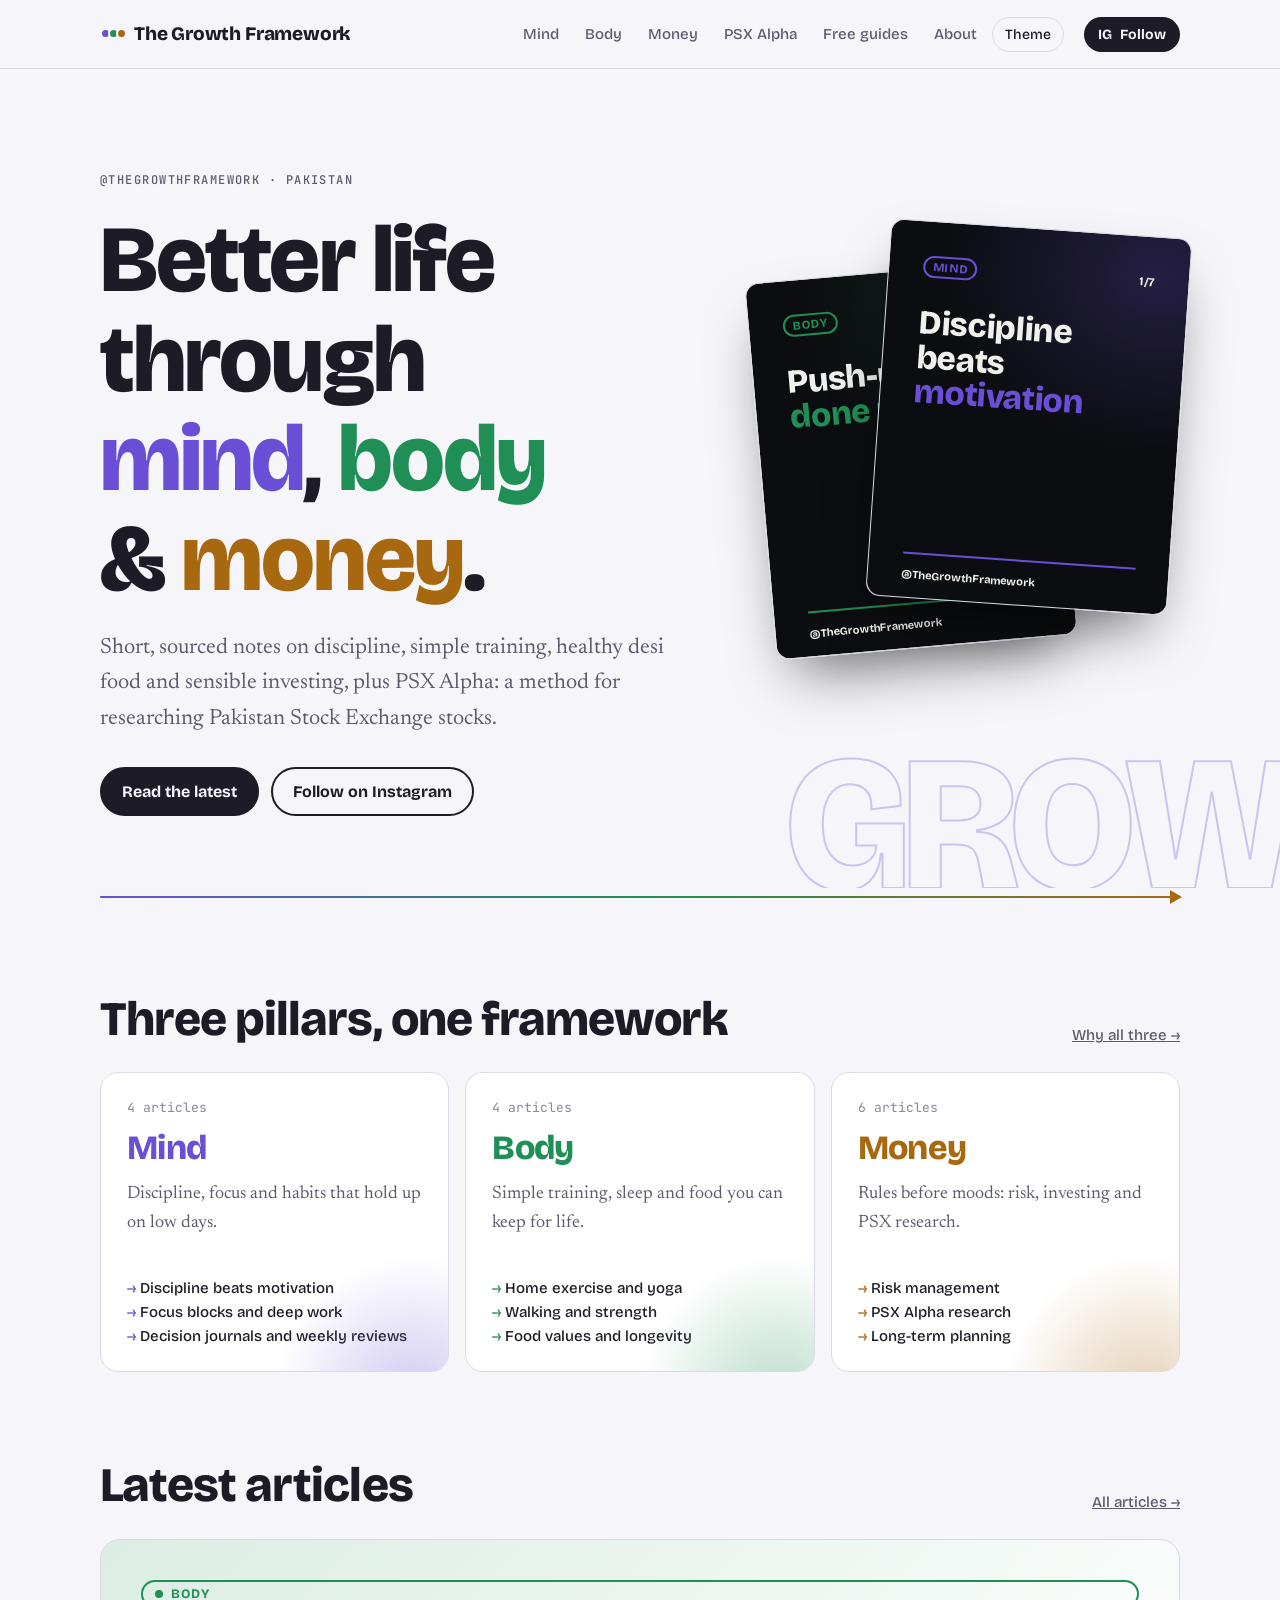
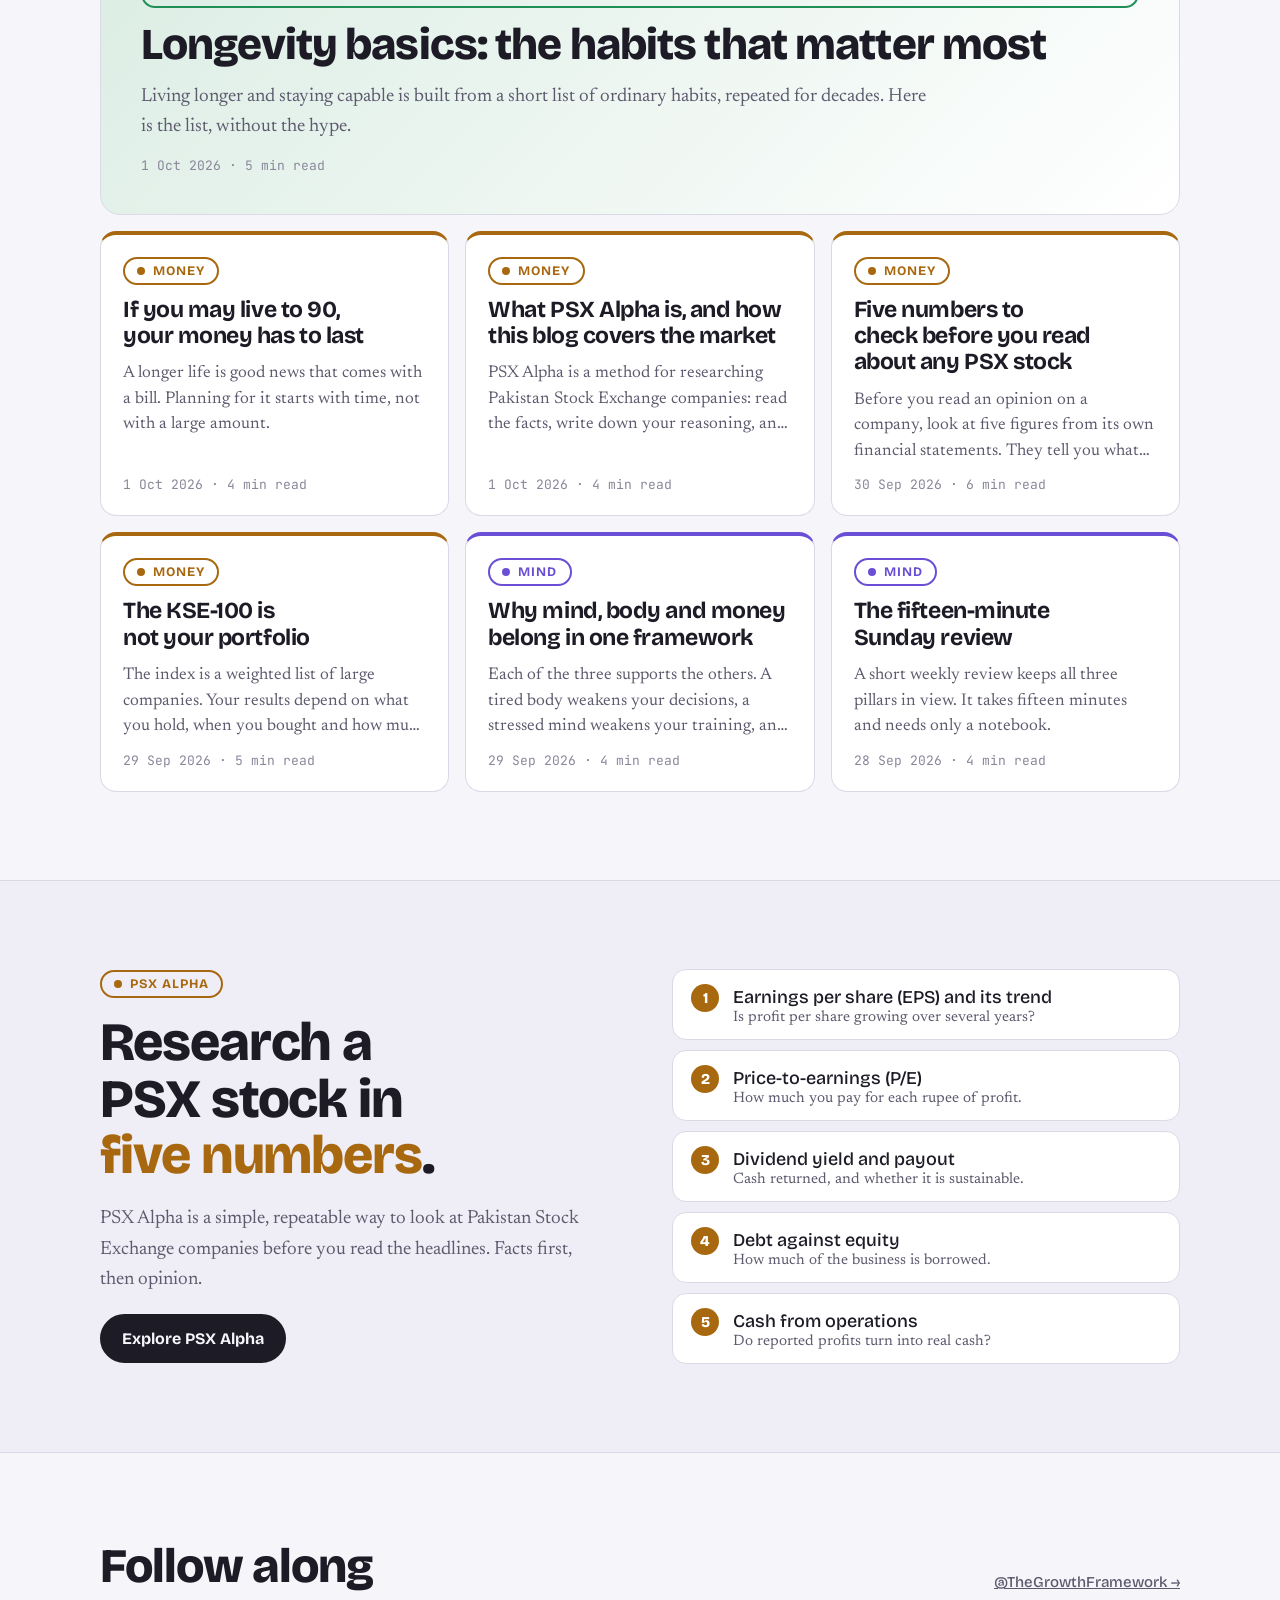
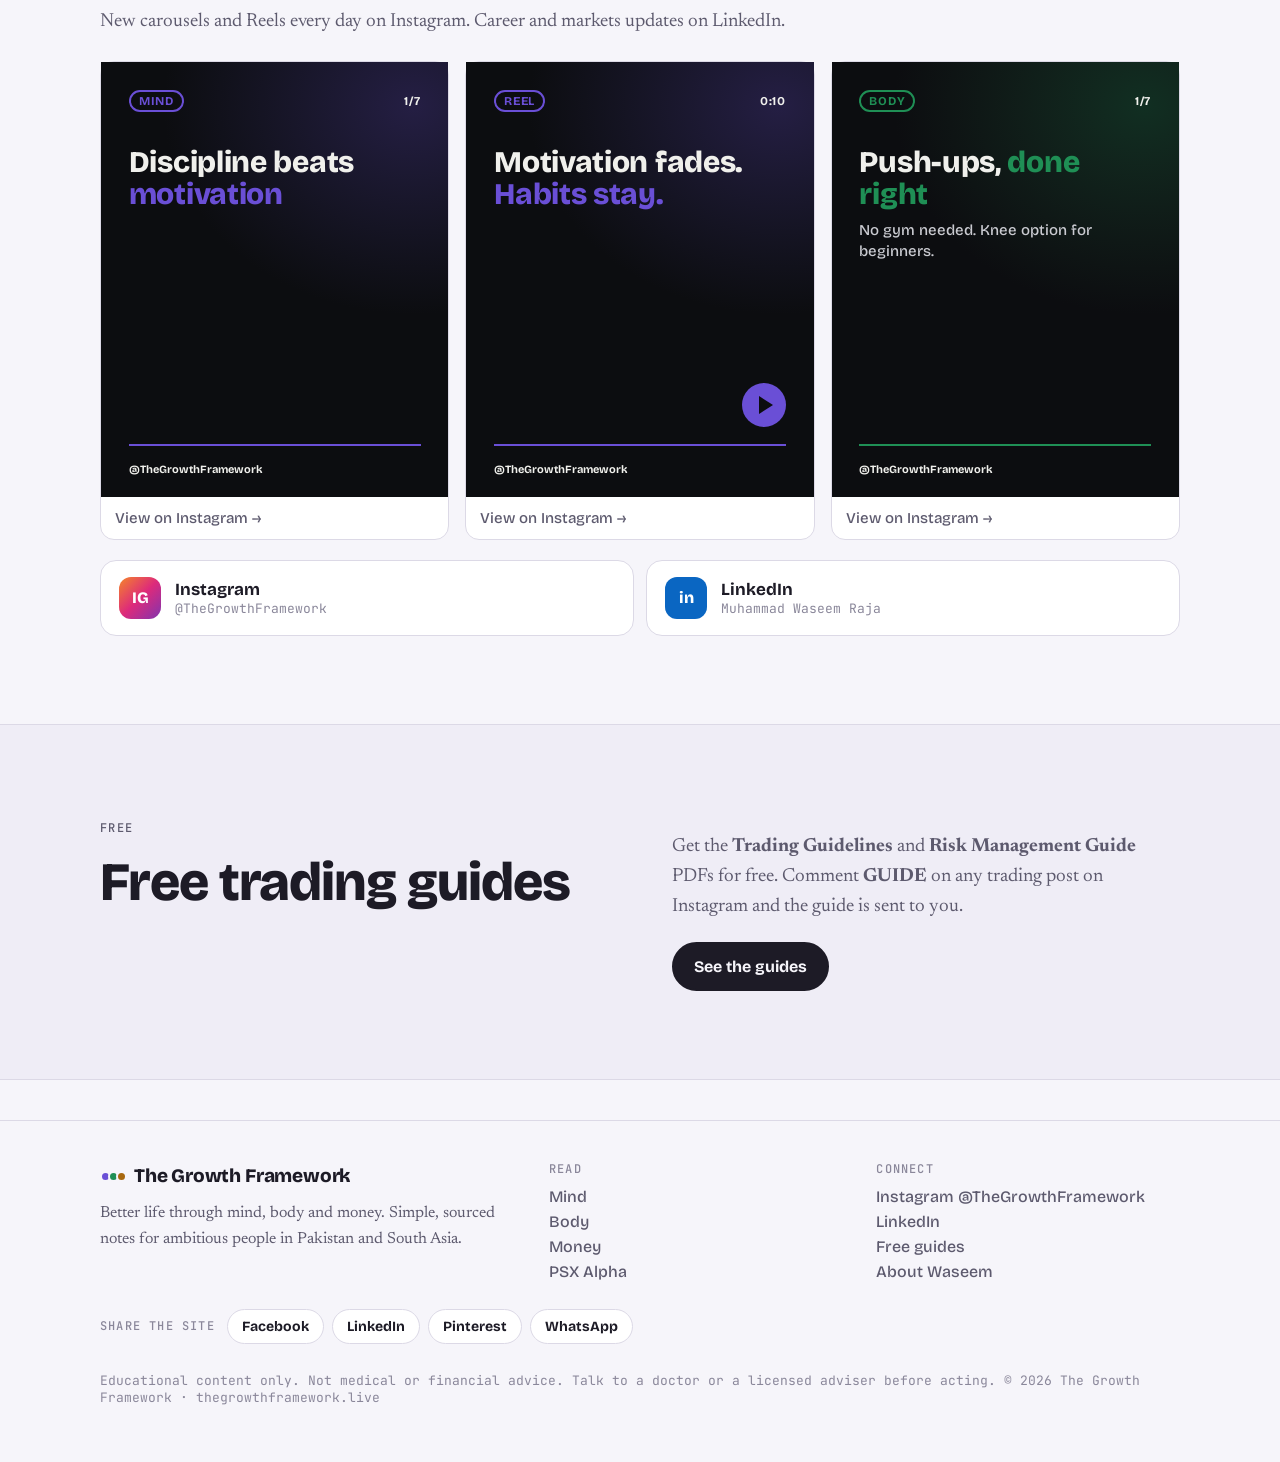
<file: growth-framework/legacy/index.html>
<!doctype html>
<html lang="en">
<head>
<meta charset="utf-8">
<meta name="viewport" content="width=device-width,initial-scale=1,viewport-fit=cover">
<title>The Growth Framework · Mind, Body & Money</title>
<meta name="description" content="Better life through mind, body and money. Practical notes on discipline, simple training, healthy food and sensible investing, plus PSX Alpha: a method for researching Pakistan Stock Exchange stocks.">
<meta property="og:title" content="The Growth Framework · Mind, Body & Money">
<meta property="og:description" content="Practical notes on discipline, simple training, healthy food and sensible investing in Pakistan.">
<meta property="og:url" content="https://thegrowthframework.live/">
<meta name="theme-color" content="#0c0d10">
<link rel="icon" href="data:image/svg+xml,%3Csvg xmlns='http://www.w3.org/2000/svg' viewBox='0 0 64 64'%3E%3Crect width='64' height='64' rx='14' fill='%230c0d10'/%3E%3Ccircle cx='22' cy='38' r='9' fill='%23a082ff'/%3E%3Ccircle cx='32' cy='24' r='9' fill='%233ddc84'/%3E%3Ccircle cx='42' cy='38' r='9' fill='%23ffc454'/%3E%3C/svg%3E">
<link rel="preconnect" href="https://fonts.googleapis.com">
<link rel="preconnect" href="https://fonts.gstatic.com" crossorigin>
<link rel="stylesheet" href="https://fonts.googleapis.com/css2?family=Bricolage+Grotesque:opsz,wght@12..96,500;12..96,700;12..96,800&family=Newsreader:opsz,wght@6..72,400;6..72,500;6..72,600&family=JetBrains+Mono:wght@400;500&display=swap">
<style>
/* Layout: dark editorial site matching the Instagram carousels — one connected line runs through each page like the carousel timeline. */
:root{
  --bg:#0c0d10; --bg2:#121419; --surface:#171a21; --line:#262a33;
  --fg:#f0f0ec; --muted:#a2a4ad; --faint:#6d717c;
  --mind:#a082ff; --body:#3ddc84; --money:#ffc454; --accent:#a082ff; --ink:#0c0d10;
  --display:'Bricolage Grotesque','Helvetica Neue',Arial,sans-serif;
  --text:'Newsreader',Georgia,'Times New Roman',serif;
  --mono:'JetBrains Mono',ui-monospace,Menlo,Consolas,monospace;
  --wrap:1160px; --gut:clamp(16px,4vw,40px);
  color-scheme:dark;
}
@media (prefers-color-scheme:light){:root:not([data-theme='dark']){
  --bg:#f6f5fa; --bg2:#efedf6; --surface:#ffffff; --line:#dcd9e6;
  --fg:#1d1b26; --muted:#5d5a6e; --faint:#8a879a;
  --mind:#6a4fd6; --body:#1f8f55; --money:#a8680f; --accent:#6a4fd6; --ink:#ffffff; color-scheme:light}}
:root[data-theme='light']{
  --bg:#f6f5fa; --bg2:#efedf6; --surface:#ffffff; --line:#dcd9e6;
  --fg:#1d1b26; --muted:#5d5a6e; --faint:#8a879a;
  --mind:#6a4fd6; --body:#1f8f55; --money:#a8680f; --accent:#6a4fd6; --ink:#ffffff; color-scheme:light}
*{box-sizing:border-box}
html{scroll-behavior:smooth}
@media (prefers-reduced-motion:reduce){html{scroll-behavior:auto}*{animation:none!important;transition:none!important}}
body{margin:0;background:var(--bg);color:var(--fg);font-family:var(--text);font-size:19px;line-height:1.6;-webkit-font-smoothing:antialiased}
img{max-width:100%;display:block}
a{color:inherit}
:focus-visible{outline:2px solid var(--accent);outline-offset:3px;border-radius:4px}
.wrap{max-width:var(--wrap);margin:0 auto;padding-inline:var(--gut)}
.mind{--c:var(--mind)} .body-p{--c:var(--body)} .money{--c:var(--money)}

/* header */
.top{position:sticky;top:env(safe-area-inset-top,0px);z-index:20;background:color-mix(in srgb,var(--bg) 86%,transparent);backdrop-filter:blur(12px);border-bottom:1px solid var(--line)}
.top .wrap{display:flex;align-items:center;gap:20px;min-height:68px}
.brand{display:flex;align-items:center;gap:10px;text-decoration:none;font-family:var(--display);font-weight:800;font-size:19px;letter-spacing:-.01em;white-space:nowrap}
.brand .dots{display:inline-flex}
.brand .dots i{width:11px;height:11px;border-radius:50%;margin-right:-3px;border:2px solid var(--bg)}
.nav{display:flex;gap:4px;margin-left:auto;align-items:center}
.nav a{font-family:var(--display);font-weight:500;font-size:15px;text-decoration:none;color:var(--muted);padding:8px 11px;border-radius:999px}
.nav a:hover,.nav a[aria-current='page']{color:var(--fg);background:var(--surface)}
.iconbtn{font:500 14px var(--display);background:none;border:1px solid var(--line);color:var(--fg);border-radius:999px;padding:8px 12px;cursor:pointer}
.igbtn{display:inline-flex;align-items:center;gap:8px;font:700 14px var(--display);text-decoration:none;background:var(--fg);color:var(--bg);border-radius:999px;padding:9px 14px;white-space:nowrap}
.menubtn{display:none}
@media (max-width:980px){
  .nav{display:none;position:absolute;left:0;right:0;top:68px;flex-direction:column;align-items:stretch;background:var(--bg2);border-bottom:1px solid var(--line);padding:10px var(--gut) 16px}
  .nav.open{display:flex}
  .nav a{font-size:18px;padding:12px 10px}
  .menubtn{display:inline-block;margin-left:auto}
  .top .igbtn span{display:none}
}
@media (max-width:480px){
  .top .wrap{gap:8px}
  .top .brand{font-size:16px;gap:8px}
  .top .iconbtn,.top .igbtn{padding:7px 10px;font-size:13px}
}

/* type */
h1,h2,h3{font-family:var(--display);letter-spacing:-.02em;line-height:1.05;text-wrap:balance;margin:0}
.eyebrow{font:500 12px var(--mono);letter-spacing:.12em;text-transform:uppercase;color:var(--muted)}
.chip{align-self:flex-start;display:inline-flex;align-items:center;gap:8px;font:700 13px var(--display);letter-spacing:.08em;text-transform:uppercase;color:var(--c,var(--accent));border:2px solid var(--c,var(--accent));border-radius:999px;padding:4px 12px}
.chip i,.dot{width:8px;height:8px;border-radius:50%;background:var(--c,var(--accent));display:inline-block}
.meta{font:400 13px var(--mono);color:var(--faint)}
.acc{color:var(--c,var(--accent))}

/* hero */
.hero{padding-block:clamp(48px,8vw,96px) clamp(40px,6vw,72px);position:relative;overflow:hidden}
.hero-grid{display:grid;grid-template-columns:minmax(0,1.25fr) minmax(0,1fr);gap:clamp(24px,5vw,64px);align-items:center}
.hero h1{font-size:clamp(46px,7.4vw,96px);font-weight:800}
.hero h1 .m{color:var(--mind)} .hero h1 .b{color:var(--body)} .hero h1 .y{color:var(--money)}
.hero p.lead{font-size:clamp(19px,2vw,22px);color:var(--muted);max-width:34em;margin:22px 0 30px}
.ctas{display:flex;flex-wrap:wrap;gap:12px}
.btn{display:inline-flex;align-items:center;gap:8px;font:700 16px var(--display);text-decoration:none;border-radius:999px;padding:13px 20px;border:2px solid var(--fg)}
.btn.solid{background:var(--fg);color:var(--bg)}
.btn.ghost{color:var(--fg)}
.btn:hover{transform:translateY(-1px)}
.hero-art{position:relative;aspect-ratio:4/5;max-width:420px;width:100%;justify-self:end}
.hero-art img{position:absolute;width:72%;height:auto;border-radius:14px;box-shadow:0 30px 60px -20px rgba(0,0,0,.6);border:1px solid var(--line)}
.hero-art img:nth-child(1){left:0;top:8%;transform:rotate(-5deg)}
.hero-art img:nth-child(2){right:0;top:0;transform:rotate(4deg)}
.giant{position:absolute;right:-1%;bottom:-4%;font:800 clamp(90px,15vw,210px)/1 var(--display);color:transparent;-webkit-text-stroke:2px color-mix(in srgb,var(--mind) 30%,var(--bg));pointer-events:none;letter-spacing:-.04em;z-index:-1}
@media (max-width:820px){.giant{display:none}.hero-grid{grid-template-columns:1fr}.hero-art{justify-self:center;max-width:320px}}

/* timeline line (the carousel line) */
.line{position:relative;height:2px;background:linear-gradient(90deg,var(--mind),var(--body),var(--money));margin-block:8px;border-radius:2px}
.line::after{content:'';position:absolute;right:-2px;top:-6px;border-left:12px solid var(--money);border-top:7px solid transparent;border-bottom:7px solid transparent}

section.block{padding-block:clamp(48px,7vw,88px)}
.sechead{display:flex;align-items:end;justify-content:space-between;gap:16px;flex-wrap:wrap;margin-bottom:28px}
.sechead h2{font-size:clamp(30px,4vw,48px);font-weight:800}
.sechead a{font:500 15px var(--display);color:var(--muted)}

/* pillars */
.pillars{display:grid;grid-template-columns:repeat(3,minmax(0,1fr));gap:16px}
@media (max-width:860px){.pillars{grid-template-columns:1fr}}
.pillar{position:relative;display:flex;flex-direction:column;gap:14px;text-decoration:none;background:var(--surface);border:1px solid var(--line);border-radius:18px;padding:26px;min-height:300px;overflow:hidden}
.pillar::before{content:'';position:absolute;inset:auto -30% -55% auto;width:280px;height:280px;border-radius:50%;background:radial-gradient(circle,color-mix(in srgb,var(--c) 30%,transparent),transparent 70%)}
.pillar h3{font-size:34px;font-weight:800;color:var(--c)}
.pillar p{margin:0;color:var(--muted);font-size:18px}
.pillar ul{list-style:none;margin:auto 0 0;padding:0;font:500 15px var(--display);display:grid;gap:6px}
.pillar li::before{content:'→ ';color:var(--c)}
.pillar .count{font:400 13px var(--mono);color:var(--faint)}
.pillar:hover{border-color:var(--c)}

/* post cards */
.grid{display:grid;grid-template-columns:repeat(3,minmax(0,1fr));gap:16px}
@media (max-width:980px){.grid{grid-template-columns:repeat(2,minmax(0,1fr))}}
@media (max-width:640px){.grid{grid-template-columns:1fr}}
.card{display:flex;flex-direction:column;gap:12px;text-decoration:none;background:var(--surface);border:1px solid var(--line);border-radius:16px;padding:22px;border-top:4px solid var(--c)}
.card h3{font-size:23px;font-weight:700;line-height:1.15}
.card p{margin:0;color:var(--muted);font-size:17px;line-height:1.5;display:-webkit-box;-webkit-line-clamp:3;-webkit-box-orient:vertical;overflow:hidden}
.card .meta{margin-top:auto}
.card:hover h3{color:var(--c)}
.feature{display:grid;grid-template-columns:minmax(0,1fr);gap:14px;text-decoration:none;background:linear-gradient(135deg,color-mix(in srgb,var(--c) 16%,var(--surface)),var(--surface));border:1px solid var(--line);border-radius:20px;padding:clamp(24px,4vw,40px);margin-bottom:16px}
.feature h3{font-size:clamp(28px,3.6vw,44px);font-weight:800}
.feature p{margin:0;color:var(--muted);font-size:19px;max-width:42em}

/* filter pills */
.filters{display:flex;flex-wrap:wrap;gap:8px;margin-bottom:24px}
.filters button{font:500 15px var(--display);background:var(--surface);color:var(--muted);border:1px solid var(--line);border-radius:999px;padding:8px 14px;cursor:pointer;display:inline-flex;gap:8px;align-items:center}
.filters button[aria-pressed='true']{background:var(--fg);color:var(--bg);border-color:var(--fg)}

/* bands */
.band{background:var(--bg2);border-block:1px solid var(--line)}
.split{display:grid;grid-template-columns:minmax(0,1fr) minmax(0,1fr);gap:clamp(24px,5vw,64px);align-items:start}
@media (max-width:860px){.split{grid-template-columns:1fr}}
.split h2{font-size:clamp(32px,4.4vw,54px);font-weight:800}
.split p{color:var(--muted)}
.numbers{list-style:none;margin:0;padding:0;display:grid;gap:10px;counter-reset:n}
.numbers li{counter-increment:n;display:flex;gap:14px;align-items:baseline;background:var(--surface);border:1px solid var(--line);border-radius:14px;padding:14px 18px;font:500 18px var(--display)}
.numbers li::before{content:counter(n);font:800 15px var(--display);color:var(--ink);background:var(--money);width:28px;height:28px;flex:0 0 28px;border-radius:50%;display:grid;place-items:center}
.numbers small{display:block;font:400 15px var(--text);color:var(--muted);margin-top:2px}

/* instagram strip */
.ig{display:grid;grid-template-columns:repeat(4,minmax(0,1fr));gap:14px}
@media (max-width:860px){.ig{grid-template-columns:repeat(2,minmax(0,1fr))}}
.ig a{display:block;text-decoration:none;border-radius:14px;overflow:hidden;border:1px solid var(--line);background:var(--surface)}
.ig img{aspect-ratio:4/5;object-fit:cover;width:100%;height:auto}
.ig span{display:block;padding:10px 12px;font:500 14px var(--display);color:var(--muted)}

/* guides */
.guides{display:grid;grid-template-columns:repeat(3,minmax(0,1fr));gap:16px}
@media (max-width:900px){.guides{grid-template-columns:1fr}}
.guide{display:flex;flex-direction:column;gap:12px;background:var(--surface);border:1px solid var(--line);border-radius:18px;padding:26px}
.guide .doc{width:56px;height:70px;border-radius:6px;background:linear-gradient(160deg,var(--c),color-mix(in srgb,var(--c) 40%,var(--bg)));position:relative}
.guide .doc::after{content:'PDF';position:absolute;bottom:6px;left:6px;font:700 11px var(--mono);color:var(--ink)}
.guide h3{font-size:26px;font-weight:800}
.guide p{margin:0;color:var(--muted);font-size:17px}
.status{align-self:flex-start;font:500 12px var(--mono);letter-spacing:.06em;text-transform:uppercase;padding:4px 10px;border-radius:999px;border:1px solid var(--line);color:var(--muted)}
.status.free{color:var(--ink);background:var(--body);border-color:var(--body)}
.how{background:var(--surface);border:1px dashed var(--line);border-radius:18px;padding:24px;margin-top:24px}
.how ol{margin:10px 0 0;padding-left:22px}

/* about */
.facts{list-style:none;margin:0;padding:0;display:grid;gap:0;border-top:1px solid var(--line)}
.facts li{display:grid;grid-template-columns:minmax(0,180px) minmax(0,1fr);gap:16px;padding:16px 0;border-bottom:1px solid var(--line)}
.facts b{font:500 13px var(--mono);letter-spacing:.06em;text-transform:uppercase;color:var(--faint);padding-top:4px}
@media (max-width:560px){.facts li{grid-template-columns:1fr;gap:4px}}
.pagehead{padding-block:clamp(40px,7vw,80px) 8px}
.pagehead h1{font-size:clamp(40px,6.4vw,80px);font-weight:800}
.pagehead p{color:var(--muted);font-size:clamp(19px,2vw,22px);max-width:36em;margin:18px 0 0}

/* article */
.article{max-width:720px;margin:0 auto;padding-block:clamp(32px,6vw,64px)}
.article .back{font:500 15px var(--display);color:var(--muted);text-decoration:none}
.article h1{font-size:clamp(36px,5.4vw,58px);font-weight:800;margin:18px 0 16px}
.article .lede{font-size:22px;color:var(--muted);margin:0 0 14px}
.article .content h2{font-size:28px;font-weight:700;margin:42px 0 10px;color:var(--fg)}
.article .content h2::before{content:'';display:block;width:36px;height:4px;border-radius:2px;background:var(--c);margin-bottom:14px}
.article .content p,.article .content li{font-size:20px}
.article .content table{border-collapse:collapse;width:100%;font:400 16px var(--display)}
.article .content td,.article .content th{border-bottom:1px solid var(--line);padding:8px;text-align:left}
.tablewrap{overflow-x:auto}
.article .content .callout{background:var(--surface);border:1px solid var(--line);border-left:4px solid var(--c);border-radius:12px;padding:16px 18px;margin:28px 0;font-size:19px}
.disclaimer{font:400 14px var(--mono);color:var(--faint);border-top:1px solid var(--line);margin-top:44px;padding-top:16px}
.nextprev{display:grid;grid-template-columns:repeat(2,minmax(0,1fr));gap:12px;margin-top:28px}
@media (max-width:560px){.nextprev{grid-template-columns:1fr}}
.nextprev a{display:block;text-decoration:none;background:var(--surface);border:1px solid var(--line);border-radius:14px;padding:16px}
.nextprev span{display:block;font:400 12px var(--mono);color:var(--faint);text-transform:uppercase;letter-spacing:.08em}
.nextprev strong{font:700 18px var(--display)}


/* CSS recreations of Instagram slides (no image files) */
.slide{position:relative;aspect-ratio:4/5;width:100%;border-radius:14px;overflow:hidden;background:radial-gradient(120% 80% at 90% 10%,color-mix(in srgb,var(--c) 26%,#0c0d10),#0c0d10 60%);color:#f0f0ec;padding:8% 8% 0;display:flex;flex-direction:column;font-family:var(--display);border:1px solid var(--line)}
.slide .sc{display:flex;justify-content:space-between;align-items:center;font:700 clamp(9px,1vw,12px) var(--display);letter-spacing:.06em}
.slide .sc b{color:var(--c);border:2px solid var(--c);border-radius:999px;padding:2px 8px}
.slide .st{font-weight:800;font-size:clamp(20px,2.4vw,30px);line-height:1.05;margin-top:12%;letter-spacing:-.01em}
.slide .st em{font-style:normal;color:var(--c)}
.slide .big{font-weight:800;font-size:clamp(44px,6vw,80px);line-height:1;color:var(--c);margin-top:10%}
.slide .sub{font:500 clamp(12px,1.3vw,15px)/1.35 var(--display);color:#c9cad0;margin-top:6px}
.slide .sl{margin-top:auto;border-top:2px solid var(--c);padding:6% 0 7%;font:700 clamp(9px,.9vw,11px) var(--display)}
.slide .play{position:absolute;right:8%;bottom:16%;width:44px;height:44px;border-radius:50%;background:var(--c);display:grid;place-items:center}
.slide .play::after{content:'';border-left:14px solid #0c0d10;border-top:9px solid transparent;border-bottom:9px solid transparent;margin-left:4px}
.hero-art .slide{position:absolute;width:72%;box-shadow:0 30px 60px -20px rgba(0,0,0,.6)}
.hero-art .slide:nth-child(1){left:0;top:8%;transform:rotate(-5deg)}
.hero-art .slide:nth-child(2){right:0;top:0;transform:rotate(4deg)}
.hero-art .slide .st{font-size:clamp(22px,2.6vw,34px)}
.ig .slide{border:0;border-radius:0}

.share{display:flex;flex-wrap:wrap;align-items:center;gap:8px;margin-top:28px}
.share b{font:500 12px var(--mono);letter-spacing:.1em;text-transform:uppercase;color:var(--faint);margin-right:4px}
.share a{font:700 14px var(--display);text-decoration:none;border:1px solid var(--line);background:var(--surface);color:var(--fg);border-radius:999px;padding:8px 14px}
.share a:hover{border-color:var(--c,var(--accent))}

.embeds{display:grid;grid-template-columns:repeat(3,minmax(0,1fr));gap:16px;align-items:start}
@media (max-width:1100px){.embeds{grid-template-columns:repeat(2,minmax(0,1fr))}}
@media (max-width:720px){.embeds{grid-template-columns:1fr}}
.embeds .instagram-media{min-width:0!important;width:100%!important;max-width:100%!important;margin:0!important;border-radius:14px!important;background:var(--surface)!important;border:1px solid var(--line)!important}
.embeds .instagram-media a{display:block;text-decoration:none;font:500 15px var(--display);color:var(--muted)}
.embeds .slide{border:0;border-radius:0}
.socials{display:grid;grid-template-columns:repeat(auto-fit,minmax(220px,1fr));gap:12px;margin-top:20px}
.social{display:flex;align-items:center;gap:14px;text-decoration:none;background:var(--surface);border:1px solid var(--line);border-radius:16px;padding:16px 18px}
.social i{width:42px;height:42px;flex:0 0 42px;border-radius:12px;display:grid;place-items:center;font:800 16px var(--display);font-style:normal;color:#fff}
.social b{display:block;font:700 17px var(--display)}
.social span{display:block;font:400 13px var(--mono);color:var(--faint)}
.social:hover{border-color:var(--fg)}

/* footer */
footer{border-top:1px solid var(--line);padding-block:40px 56px;margin-top:40px}
.fgrid{display:grid;grid-template-columns:minmax(0,1.4fr) repeat(2,minmax(0,1fr));gap:24px}
@media (max-width:760px){.fgrid{grid-template-columns:1fr}}
footer p{color:var(--muted);font-size:16px;margin:10px 0 0;max-width:30em}
footer h4{font:500 12px var(--mono);letter-spacing:.1em;text-transform:uppercase;color:var(--faint);margin:0 0 10px}
footer ul{list-style:none;padding:0;margin:0;display:grid;gap:6px;font:500 16px var(--display)}
footer ul a{text-decoration:none;color:var(--muted)} footer ul a:hover{color:var(--fg)}
.fine{font:400 13px var(--mono);color:var(--faint);margin-top:28px;max-width:none}
.empty{color:var(--muted)}
</style>
</head>
<body>
<header class="top">
  <div class="wrap">
    <a class="brand" href="#home" aria-label="The Growth Framework home"><span class="dots" aria-hidden="true"><i style="background:var(--mind)"></i><i style="background:var(--body)"></i><i style="background:var(--money)"></i></span>The Growth Framework</a>
    <button class="iconbtn menubtn" id="menuBtn" aria-expanded="false" aria-controls="nav">Menu</button>
    <nav class="nav" id="nav" aria-label="Main">
      <a href="#mind">Mind</a><a href="#body">Body</a><a href="#money">Money</a><a href="#psx">PSX Alpha</a><a href="#guides">Free guides</a><a href="#about">About</a>
      <button class="iconbtn" id="themeBtn" type="button" aria-label="Switch light or dark theme">Theme</button>
    </nav>
    <a class="igbtn" href="https://www.instagram.com/breaking_patrens_growth/" target="_blank" rel="noopener">IG <span>Follow</span></a>
  </div>
</header>
<main id="app"></main>
<footer>
  <div class="wrap">
    <div class="fgrid">
      <div>
        <a class="brand" href="#home"><span class="dots" aria-hidden="true"><i style="background:var(--mind)"></i><i style="background:var(--body)"></i><i style="background:var(--money)"></i></span>The Growth Framework</a>
        <p>Better life through mind, body and money. Simple, sourced notes for ambitious people in Pakistan and South Asia.</p>
      </div>
      <div><h4>Read</h4><ul><li><a href="#mind">Mind</a></li><li><a href="#body">Body</a></li><li><a href="#money">Money</a></li><li><a href="#psx">PSX Alpha</a></li></ul></div>
      <div><h4>Connect</h4><ul><li><a href="https://www.instagram.com/breaking_patrens_growth/" target="_blank" rel="noopener">Instagram @TheGrowthFramework</a></li><li><a href="https://www.linkedin.com/in/muhammad-waseem-raja-848a25323/" target="_blank" rel="noopener">LinkedIn</a></li><li><a href="#guides">Free guides</a></li><li><a href="#about">About Waseem</a></li></ul></div>
    </div>
    <div id="shareSite"></div>
    <p class="fine">Educational content only. Not medical or financial advice. Talk to a doctor or a licensed adviser before acting. © <span id="yr"></span> The Growth Framework · thegrowthframework.live</p>
  </div>
</footer>
<script>
var POSTS = [
 {slug:`longevity-basics`,pillar:`Body`,date:`2026-10-01`,read:5,
  title:`Longevity basics: the habits that matter most`,
  lede:`Living longer and staying capable is built from a short list of ordinary habits, repeated for decades. Here is the list, without the hype.`,
  body:`<h2>Move every week</h2><p>The World Health Organization recommends adults aim for at least 150 to 300 minutes of moderate activity per week, such as brisk walking, plus muscle-strengthening work on two or more days. Strength matters for staying independent as you age.</p><h2>Protect your sleep</h2><p>A steady wake-up time, daylight in the morning and a calm last hour of the evening are simple supports. Many adults do best with around seven to nine hours.</p><h2>Eat mostly simple food</h2><p>Build meals around vegetables, fruit, pulses, whole grains and enough protein. Go lighter on sugary drinks and heavily processed snacks.</p><h2>Avoid the big known harms</h2><p>Not smoking is among the most effective choices for long-term health. Keep alcohol low or avoid it.</p><h2>Stay connected and keep a purpose</h2><p>Regular time with family and friends, and work or projects that matter to you, are part of a healthy long life.</p><div class='callout'><b>Get the checks done.</b> Blood pressure, blood sugar and other screenings are part of the picture. Ask a doctor which ones suit your age and history.</div><p>Nobody can promise a number of years from any habit. These are the basics that health bodies broadly agree on, and they work best when started early and kept simple.</p>`},
 {slug:`longevity-and-money`,pillar:`Money`,date:`2026-10-01`,read:4,
  title:`If you may live to 90, your money has to last`,
  lede:`A longer life is good news that comes with a bill. Planning for it starts with time, not with a large amount.`,
  body:`<h2>Time does the heavy lifting</h2><p>Compounding means returns earn their own returns. If you invest 10,000 PKR a month at an assumed 10% yearly return, you would have roughly 2.0 million PKR after 10 years and about 7.6 million after 20. The assumed return is only an illustration, and real returns vary and can be negative.</p><h2>Plan for a long retirement</h2><ul><li>Assume you may need income for 25 to 30 years after you stop working.</li><li>Allow for inflation, which reduces what each rupee buys over time.</li><li>Keep an emergency fund so one shock does not force you to sell investments at a bad moment.</li></ul><h2>Your health is part of the plan</h2><p>Medical costs often rise with age. Staying active and keeping up your health checks is also a financial decision.</p><div class='callout'><b>One step this week.</b> Set an automatic monthly transfer, even a small one, on the day you get paid.</div><p class='disclaimer'>Illustrative arithmetic only. Not financial advice. Returns are not guaranteed and capital can be lost.</p>`},
 {slug:`what-is-psx-alpha`,pillar:`Money`,date:`2026-10-01`,read:4,
  title:`What PSX Alpha is, and how this blog covers the market`,
  lede:`PSX Alpha is a method for researching Pakistan Stock Exchange companies: read the facts, write down your reasoning, and size every position before you enter.`,
  body:`<h2>The idea</h2><p>The Pakistan Stock Exchange (PSX) has hundreds of listed companies, daily news and a lot of loud opinion. PSX Alpha is a way to cut through that. It is a set of habits for a retail investor, not a tip service and not a prediction engine.</p><h2>The three parts</h2><ol><li><b>Read the facts.</b> Company announcements, financial results, policy rate decisions and the daily index move. These are the inputs worth your time.</li><li><b>Write the reasoning.</b> For every stock you consider, write one paragraph: what the business earns, what could go wrong, and what would make you change your mind.</li><li><b>Size before you enter.</b> Decide how much you can lose on the position before you decide to buy it.</li></ol><div class='callout'><b>What you will find here.</b> Posts on reading a daily market brief, the basic numbers behind a company, the difference between an index and your own portfolio, and risk management. Posts are educational and describe methods, not recommendations.</div><h2>Who it is for</h2><p>Long-horizon investors and traders in Pakistan who want a repeatable process. If you are new, start with the posts tagged Money and read them in order.</p><p class='disclaimer'>This is a research method, not a recommendation to buy or sell any security. Markets carry risk, including the loss of capital.</p>`},
 {slug:`five-numbers-before-a-psx-stock`,pillar:`Money`,date:`2026-09-30`,read:6,
  title:`Five numbers to check before you read about any PSX stock`,
  lede:`Before you read an opinion on a company, look at five figures from its own financial statements. They tell you what kind of business it is.`,
  body:`<h2>1. Earnings per share (EPS) and its trend</h2><p>EPS is profit after tax divided by the number of shares. One year says little. Look at the last five years and ask whether it is rising, falling or jumping around.</p><h2>2. Price-to-earnings (P/E)</h2><p>P/E is the share price divided by EPS. A share priced at 100 with EPS of 10 has a P/E of 10. Compare it with the company’s own history and with similar companies in the same sector, not with the whole market.</p><h2>3. Dividend yield and payout</h2><p>Dividend yield is the yearly dividend per share divided by the share price. Also check the payout: the share of profit paid out. A high yield paid from falling profit may not last.</p><h2>4. Debt against equity</h2><p>Debt-to-equity compares what the company owes with what its owners have put in. High debt makes profit more fragile when interest rates are high. Read the interest expense line in the results.</p><h2>5. Cash from operations</h2><p>Profit is an accounting figure. Cash from operations shows whether the business actually brings in cash. Profit that never turns into cash deserves a question.</p><div class='callout'><b>Quick routine.</b> Open the latest annual report, write the five numbers on one line each, then write one sentence on what they say together.</div><p class='disclaimer'>These are definitions and a reading method. They are not a recommendation to buy or sell any security.</p>`},
 {slug:`index-is-not-your-portfolio`,pillar:`Money`,date:`2026-09-29`,read:5,
  title:`The KSE-100 is not your portfolio`,
  lede:`The index is a weighted list of large companies. Your results depend on what you hold, when you bought and how much you put into each position.`,
  body:`<h2>What the index measures</h2><p>The KSE-100 tracks 100 companies on the PSX, weighted by the market value of their free-floating shares. Larger companies move it more. If a few heavy names rise, the index can rise while many other stocks do not.</p><h2>Why your numbers differ</h2><ul><li><b>Different holdings.</b> You own a handful of stocks, not the full list.</li><li><b>Different weights.</b> Your position sizes are your own.</li><li><b>Different timing.</b> Your purchase dates set your return, not the index’s start date.</li><li><b>Dividends and costs.</b> Brokerage, taxes and dividends change what you actually keep.</li></ul><h2>Measure in real terms</h2><p>Inflation reduces what a rupee buys. A rough check is nominal return minus inflation. If your portfolio rose 15% in a year and inflation was 10%, your real gain is roughly 5%.</p><div class='callout'><b>Do this once a quarter.</b> Record your portfolio value, the index level and the inflation rate on the same date. Compare changes, not levels.</div><p class='disclaimer'>Educational content only. Not financial advice. Past results do not predict future results.</p>`},
 {slug:`why-one-framework`,pillar:`Mind`,date:`2026-09-29`,read:4,
  title:`Why mind, body and money belong in one framework`,
  lede:`Each of the three supports the others. A tired body weakens your decisions, a stressed mind weakens your training, and money pressure weakens both.`,
  body:`<h2>The three pillars</h2><ul><li><b>Mind:</b> attention, discipline and how you make decisions.</li><li><b>Body:</b> movement, food and sleep.</li><li><b>Money:</b> earning, saving and investing with a plan.</li></ul><h2>How they connect</h2><p>When you sleep badly, small decisions get harder. When you are anxious about money, it is harder to keep a training routine. When you have a routine, you have more energy for the work that earns. None of this is a promise. It is an observation worth testing on yourself.</p><h2>The common thread: rules over moods</h2><p>All three pillars improve with the same method. Decide in advance, write it down, keep it small and review it on a schedule. That is what this blog calls a framework.</p><div class='callout'><b>Start with one line per pillar.</b> One habit for the mind, one for the body, one for money. Keep each so small that you cannot fail it.</div>`},
 {slug:`sunday-review`,pillar:`Mind`,date:`2026-09-28`,read:4,
  title:`The fifteen-minute Sunday review`,
  lede:`A short weekly review keeps all three pillars in view. It takes fifteen minutes and needs only a notebook.`,
  body:`<h2>The steps</h2><ol><li><b>Mind (5 min).</b> What did I plan this week, and what did I finish? Where did I lose focus?</li><li><b>Body (5 min).</b> How many sessions did I do? How were my sleep times and meals? Pick one thing to adjust.</li><li><b>Money (5 min).</b> What did I spend, save or invest? Did I follow my own rules on any trade or purchase? Note any decision I want to review.</li></ol><h2>Then set next week</h2><p>Write one action for each pillar, with a day and a time. Keep each action small enough to do on a bad day.</p><div class='callout'><b>Keep a running log.</b> After a month, read your own notes. The patterns show up in your handwriting, not in anyone’s advice.</div>`},
 {slug:`steady-sleep-and-wake-time`,pillar:`Body`,date:`2026-09-27`,read:4,
  title:`A steady wake-up time is the cheapest habit to build`,
  lede:`Training and food get most of the attention. A regular wake time costs nothing and gives the rest of your routine a fixed starting point.`,
  body:`<h2>Fix the wake time first</h2><p>Choose a wake-up time you can keep on most days, including weekends. A consistent start makes it easier to place everything else: exercise, meals and work.</p><h2>Simple supports</h2><ul><li>Get daylight soon after waking, even for a few minutes.</li><li>Keep screens out of the last part of the evening where you can.</li><li>Leave a gap between a heavy meal or caffeine and bedtime.</li><li>Keep the room dark and as cool as is comfortable.</li></ul><div class='callout'><b>Try this for two weeks.</b> Set one alarm, get up when it goes off, and note how you feel by day ten.</div><p>If you struggle with sleep for a long time, or feel very tired in the day, speak to a doctor. These are general habits, not treatment for any condition.</p>`},
 {slug:`one-page-trade-plan`,pillar:`Money`,date:`2026-09-26`,read:5,
  title:`The one-page trade plan: write it before you click buy`,
  lede:`A trade plan fits on one page and answers six questions. If you cannot answer them, you are not ready to enter.`,
  body:`<h2>The six lines</h2><ol><li><b>Idea.</b> One sentence on why this stock or coin, in plain words.</li><li><b>Entry.</b> The price or condition at which you act.</li><li><b>Stop.</b> The price at which the idea is proven wrong, and you exit.</li><li><b>Size.</b> The amount you will lose if the stop is hit, set as a small share of your account.</li><li><b>Target or review date.</b> Where you will take profit, or the date you will review the position.</li><li><b>What would change my mind.</b> A fact, not a feeling.</li></ol><div class='callout'><b>Why one page.</b> A short plan is easier to follow when the price is moving. If the plan is long, you will stop reading it.</div><h2>After the trade</h2><p>Add two lines: what happened, and whether you followed the plan. Judge yourself on the second line first. A loss that followed the plan is a normal cost of trading. A win that broke the plan is a habit to fix.</p><p class='disclaimer'>A method, not a recommendation to buy or sell any security or asset. Trading carries risk of loss.</p>`},
 {slug:`walk-every-day`,pillar:`Body`,date:`2026-09-25`,read:4,
  title:`Walking: the training habit with the lowest barrier`,
  lede:`You need no gym, no kit and no plan to start. A daily walk is the easiest habit to keep, and it counts toward weekly activity guidelines.`,
  body:`<h2>Why start here</h2><p>Brisk walking is a moderate activity. The World Health Organization suggests adults aim for 150 to 300 minutes of moderate activity a week. That is about 20 to 40 minutes a day.</p><h2>How to make it stick</h2><ul><li>Fix the time. After a meal or after morning prayer works well for many people.</li><li>Walk at a pace where you can talk but not sing.</li><li>Start with ten minutes and add five minutes each week.</li><li>Keep your phone in your pocket for part of the walk.</li></ul><div class='callout'><b>Make it count in your day.</b> Walk to a nearby errand, take calls on foot, or get off one stop early.</div><p>If you have a heart condition, joint pain or have been inactive for a long time, ask a doctor before increasing your activity.</p>`},
 {slug:`one-focused-block`,pillar:`Mind`,date:`2026-09-24`,read:4,
  title:`One focused 50-minute block a day`,
  lede:`Most of the work that moves your life forward needs uninterrupted attention. Protect one block each day for it.`,
  body:`<h2>The rules</h2><ol><li><b>Pick one task</b> the night before. One, not three.</li><li><b>Set a timer</b> for 50 minutes.</li><li><b>Remove the phone</b> from the room, or switch it off.</li><li><b>Stop when the timer ends,</b> even if you are in flow. Take a short break.</li></ol><h2>What to use it for</h2><p>Study, writing, a financial review, or learning a skill. Choose work that you would otherwise keep putting off.</p><div class='callout'><b>Judge the week, not the day.</b> Aim for five blocks across seven days. Skipping one day does not end the streak.</div>`},
 {slug:`crypto-and-psx-risk`,pillar:`Money`,date:`2026-09-23`,read:5,
  title:`Crypto and PSX need different risk rules`,
  lede:`Both are risky markets, but they behave differently. Your sizing and your hours should reflect that.`,
  body:`<h2>Differences that matter</h2><ul><li><b>Trading hours.</b> The PSX trades on weekdays in fixed sessions. Crypto trades all day, every day, so news can move prices while you sleep.</li><li><b>Volatility.</b> Crypto prices often move more in a day than a typical large PSX stock. Check recent daily ranges before choosing a size.</li><li><b>Rules and protections.</b> Listed Pakistani companies sit inside a regulated market. Crypto exchanges and coins vary widely in rules and risk.</li></ul><h2>What to change in practice</h2><ol><li>Use a smaller position size for the more volatile asset.</li><li>Place your stop and size before the trade, since you may not be watching.</li><li>Keep the total share of your savings in crypto at a level you could lose without harm.</li></ol><div class='callout'><b>One question.</b> If this position fell by half tonight, would my life change? If yes, the size is too big.</div><p class='disclaimer'>Educational content only. Not financial advice. You can lose some or all of your money in either market.</p>`},
 {slug:`strength-twice-a-week`,pillar:`Body`,date:`2026-09-22`,read:4,
  title:`Strength twice a week: a simple plan`,
  lede:`Muscle-strengthening on two or more days a week is part of standard adult activity guidelines. Five basic movements cover it.`,
  body:`<h2>The five movements</h2><ol><li><b>Squat or sit-to-stand</b> from a chair.</li><li><b>Push-up,</b> on the floor or against a wall.</li><li><b>Row,</b> with a backpack or a resistance band.</li><li><b>Hip hinge,</b> such as a good morning or a deadlift with a light weight.</li><li><b>Plank,</b> held with a straight line from head to heels.</li></ol><h2>How much</h2><p>Do two or three sets of 8 to 12 slow repetitions of each, on two non-consecutive days. When the last set feels easy, add a repetition or a little weight.</p><div class='callout'><b>Form before load.</b> Move slowly and stop a set when your form breaks down.</div><p>Stop if you feel sharp pain. If you have an injury or a health condition, check with a doctor or physiotherapist first.</p>`},
 {slug:`decision-journal`,pillar:`Mind`,date:`2026-09-21`,read:3,
  title:`A decision journal in three lines`,
  lede:`You cannot judge a decision by its result alone. Write down why you made it, then check later.`,
  body:`<h2>The three lines</h2><ol><li><b>Decision and date.</b> What did I choose?</li><li><b>Reason and state.</b> Why, and how was I feeling: calm, rushed, excited?</li><li><b>Review date.</b> When will I look again?</li></ol><h2>Why it works</h2><p>Memory edits itself. Without notes, you remember the decisions that worked and forget the reasoning behind the ones that did not. A written record lets you see patterns, such as rushed decisions turning out worse.</p><div class='callout'><b>Use it for money decisions first.</b> Every trade, large purchase or investment gets three lines before you act.</div>`}
];
var COLORS={Mind:'mind',Body:'body-p',Money:'money'};
var PSX=['what-is-psx-alpha','five-numbers-before-a-psx-stock','index-is-not-your-portfolio','crypto-and-psx-risk','one-page-trade-plan'];
var IG='https://www.instagram.com/breaking_patrens_growth/';
var PILLARS={
  Mind:{key:'mind',line:'Discipline, focus and habits that hold up on low days.',topics:['Discipline beats motivation','Focus blocks and deep work','Decision journals and weekly reviews']},
  Body:{key:'body',line:'Simple training, sleep and food you can keep for life.',topics:['Home exercise and yoga','Walking and strength','Food values and longevity']},
  Money:{key:'money',line:'Rules before moods: risk, investing and PSX research.',topics:['Risk management','PSX Alpha research','Long-term planning']}
};
var SOCIAL=[
  {n:'Instagram',h:'@TheGrowthFramework',u:'https://www.instagram.com/breaking_patrens_growth/',k:'IG',bg:'linear-gradient(135deg,#f58529,#dd2a7b,#8134af)'},
  {n:'LinkedIn',h:'Muhammad Waseem Raja',u:'https://www.linkedin.com/in/muhammad-waseem-raja-848a25323/',k:'in',bg:'#0a66c2'}
];
function socials(){return "<div class='socials'>"+SOCIAL.map(function(s){return "<a class='social' href='"+s.u+"' target='_blank' rel='noopener'><i style='background:"+s.bg+"'>"+s.k+"</i><div><b>"+s.n+"</b><span>"+s.h+"</span></div></a>"}).join('')+"</div>"}
function igEmbeds(){
  var E=[
   ['https://www.instagram.com/p/Dd9UwNLDPtd/',slide('mind','MIND','1/7',"Discipline beats <em>motivation</em>")],
   ['https://www.instagram.com/reel/Dd9U27ejXVO/',slide('mind','REEL','0:10',"Motivation fades. <em>Habits stay.</em>","<span class='play'></span>")],
   ['https://www.instagram.com/p/Dd6txghlwSY/',slide('body-p','BODY','1/7',"Push-ups, <em>done right</em>","<div class='sub' style='margin-top:10px'>No gym needed. Knee option for beginners.</div>")]
  ];
  return "<div class='embeds'>"+E.map(function(x){return "<blockquote class='instagram-media' data-instgrm-permalink='"+x[0]+"?utm_source=ig_embed' data-instgrm-version='14'><a href='"+x[0]+"' target='_blank' rel='noopener' style='padding:0'>"+x[1]+"<span style='display:block;padding:12px 14px'>View on Instagram →</span></a></blockquote>"}).join('')+"</div>"}
function loadIG(){if(window.instgrm&&window.instgrm.Embeds){window.instgrm.Embeds.process();return}
  if(document.getElementById('igjs'))return;var s=document.createElement('script');s.id='igjs';s.async=true;s.src='https://www.instagram.com/embed.js';document.body.appendChild(s)}
var SITE='https://thegrowthframework.live/';
function shareBar(url,text,label){var u=encodeURIComponent(url),x=encodeURIComponent(text);
  return "<div class='share'><b>"+(label||'Share')+"</b>"+
  "<a href='https://www.facebook.com/sharer/sharer.php?u="+u+"' target='_blank' rel='noopener'>Facebook</a>"+
  "<a href='https://www.linkedin.com/sharing/share-offsite/?url="+u+"' target='_blank' rel='noopener'>LinkedIn</a>"+
  "<a href='https://pinterest.com/pin/create/button/?url="+u+"&description="+x+"' target='_blank' rel='noopener'>Pinterest</a>"+
  "<a href='https://wa.me/?text="+x+"%20"+u+"' target='_blank' rel='noopener'>WhatsApp</a></div>"}
var app=document.getElementById('app');
var MONTHS=['Jan','Feb','Mar','Apr','May','Jun','Jul','Aug','Sep','Oct','Nov','Dec'];
function fmt(d){var p=d.split('-');return (p[2]*1)+' '+MONTHS[p[1]-1]+' '+p[0]}
function esc(s){return String(s).replace(/&/g,'&amp;').replace(/</g,'&lt;')}
function chip(p){return "<span class='chip'><i></i>"+p+"</span>"}
function card(p){return "<a class='card "+COLORS[p.pillar]+"' href='#"+p.slug+"'>"+chip(p.pillar)+"<h3>"+esc(p.title)+"</h3><p>"+esc(p.lede)+"</p><span class='meta'>"+fmt(p.date)+" · "+p.read+" min read</span></a>"}
function feature(p){return "<a class='feature "+COLORS[p.pillar]+"' href='#"+p.slug+"'>"+chip(p.pillar)+"<h3>"+esc(p.title)+"</h3><p>"+esc(p.lede)+"</p><span class='meta'>"+fmt(p.date)+" · "+p.read+" min read</span></a>"}
function count(name){return POSTS.filter(function(p){return p.pillar===name}).length}

function slide(cls,label,cnt,title,extra){return "<div class='slide "+cls+"'><div class='sc'><b>"+label+"</b><span>"+cnt+"</span></div>"+(title?"<div class='st'>"+title+"</div>":"")+(extra||"")+"<div class='sl'>@TheGrowthFramework</div></div>"}
function igStrip(){
  var t=[
   ['https://www.instagram.com/p/Dd9UwNLDPtd/',slide('mind','MIND','1/7',"Discipline beats <em>motivation</em>"),'Carousel · Discipline beats motivation'],
   ['https://www.instagram.com/reel/Dd9U27ejXVO/',slide('mind','REEL','0:10',"Motivation fades. <em>Habits stay.</em>","<span class='play'></span>"),'Reel · 10 seconds on discipline'],
   ['https://www.instagram.com/p/Dd9UwNLDPtd/',slide('mind','MIND','4/7','',"<div class='big'>66</div><div class='sub'>days, on average, for a new habit to become automatic.<br>Range: 18–254 days.</div>"),'Why habits take 66 days'],
   ['https://www.instagram.com/p/Dd6txghlwSY/',slide('body-p','BODY','1/7',"Push-ups, <em>done right</em>","<div class='sub' style='margin-top:10px'>No gym needed. Knee option for beginners.</div>"),'Carousel · Push-ups done right']
  ];
  return "<div class='ig'>"+t.map(function(x){return "<a href='"+x[0]+"' target='_blank' rel='noopener'>"+x[1]+"<span>"+x[2]+"</span></a>"}).join('')+"</div>";
}

function home(){
  var latest=POSTS.slice(0,7);
  var h="<section class='hero'><div class='wrap hero-grid'><div>"+
    "<span class='eyebrow'>@TheGrowthFramework · Pakistan</span>"+
    "<h1 style='margin-top:16px'>Better life through <span class='m'>mind</span>, <span class='b'>body</span> &amp; <span class='y'>money</span>.</h1>"+
    "<p class='lead'>Short, sourced notes on discipline, simple training, healthy desi food and sensible investing, plus PSX Alpha: a method for researching Pakistan Stock Exchange stocks.</p>"+
    "<div class='ctas'><a class='btn solid' href='#latest'>Read the latest</a><a class='btn ghost' href='"+IG+"' target='_blank' rel='noopener'>Follow on Instagram</a></div>"+
    "</div><div class='hero-art' aria-hidden='true'>"+slide('body-p','BODY','1/7',"Push-ups, <em>done right</em>")+slide('mind','MIND','1/7',"Discipline beats <em>motivation</em>")+"</div></div><div class='giant' aria-hidden='true'>GROW</div></section>";
  h+="<div class='wrap'><div class='line'></div></div>";
  h+="<section class='block'><div class='wrap'><div class='sechead'><h2>Three pillars, one framework</h2><a href='#about'>Why all three →</a></div><div class='pillars'>";
  ['Mind','Body','Money'].forEach(function(n){var P=PILLARS[n];
    h+="<a class='pillar "+COLORS[n]+"' href='#"+P.key+"'><span class='count'>"+count(n)+" articles</span><h3>"+n+"</h3><p>"+P.line+"</p><ul>"+P.topics.map(function(t){return '<li>'+t+'</li>'}).join('')+"</ul></a>"});
  h+="</div></div></section>";
  h+="<section class='block' id='latest' style='padding-top:0'><div class='wrap'><div class='sechead'><h2>Latest articles</h2><a href='#all'>All articles →</a></div>"+feature(latest[0])+"<div class='grid'>"+latest.slice(1).map(card).join('')+"</div></div></section>";
  h+=psxBand(true);
  h+="<section class='block'><div class='wrap'><div class='sechead'><h2>Follow along</h2><a href='"+IG+"' target='_blank' rel='noopener'>@TheGrowthFramework →</a></div><p style='color:var(--muted);margin:-12px 0 24px;max-width:40em'>New carousels and Reels every day on Instagram. Career and markets updates on LinkedIn.</p>"+igEmbeds()+socials()+"</div></section>";
  h+="<section class='block band'><div class='wrap split'><div><span class='eyebrow'>Free</span><h2 style='margin-top:12px'>Free trading guides</h2></div><div><p>Get the <b>Trading Guidelines</b> and <b>Risk Management Guide</b> PDFs for free. Comment <b>GUIDE</b> on any trading post on Instagram and the guide is sent to you.</p><div class='ctas'><a class='btn solid' href='#guides'>See the guides</a></div></div></div></section>";
  app.innerHTML=h;
  loadIG();
}

function psxBand(withLink){
  var h="<section class='block band money'><div class='wrap split'><div><span class='chip'><i></i>PSX Alpha</span><h2 style='margin-top:16px'>Research a PSX stock in <span class='acc'>five numbers</span>.</h2><p>PSX Alpha is a simple, repeatable way to look at Pakistan Stock Exchange companies before you read the headlines. Facts first, then opinion.</p>"+(withLink?"<div class='ctas'><a class='btn solid' href='#psx'>Explore PSX Alpha</a></div>":"")+"</div>"+
  "<ol class='numbers'><li><div>Earnings per share (EPS) and its trend<small>Is profit per share growing over several years?</small></div></li><li><div>Price-to-earnings (P/E)<small>How much you pay for each rupee of profit.</small></div></li><li><div>Dividend yield and payout<small>Cash returned, and whether it is sustainable.</small></div></li><li><div>Debt against equity<small>How much of the business is borrowed.</small></div></li><li><div>Cash from operations<small>Do reported profits turn into real cash?</small></div></li></ol></div></section>";
  return h;
}

function listPage(name){
  var P=PILLARS[name], list=POSTS.filter(function(p){return p.pillar===name});
  var h="<div class='"+COLORS[name]+"'><section class='wrap pagehead'>"+chip(name)+"<h1 style='margin-top:18px'>"+name+"</h1><p>"+P.line+"</p></section><div class='wrap'><div class='line' style='margin-top:28px'></div></div>";
  h+="<section class='block'><div class='wrap'>"+(list.length?feature(list[0])+"<div class='grid'>"+list.slice(1).map(card).join('')+"</div>":"<p class='empty'>New articles are on the way.</p>")+"</div></section></div>";
  app.innerHTML=h;
}

var filter='All';
function allPage(){
  var list=POSTS.filter(function(p){return filter==='All'||p.pillar===filter});
  var h="<section class='wrap pagehead'><span class='eyebrow'>Library</span><h1 style='margin-top:14px'>All articles</h1><p>"+POSTS.length+" short reads across mind, body and money.</p></section><section class='block' style='padding-top:28px'><div class='wrap'><div class='filters' role='group' aria-label='Filter by pillar'>";
  ['All','Mind','Body','Money'].forEach(function(n){h+="<button type='button' class='"+(COLORS[n]||'')+"' data-p='"+n+"' aria-pressed='"+(filter===n)+"'>"+(n==='All'?'':"<i class='dot'></i>")+n+"</button>"});
  h+="</div><div class='grid'>"+list.map(card).join('')+"</div></div></section>";
  app.innerHTML=h;
  app.querySelectorAll('.filters button').forEach(function(b){b.addEventListener('click',function(){filter=b.getAttribute('data-p');allPage()})});
}

function psxPage(){
  var list=POSTS.filter(function(p){return PSX.indexOf(p.slug)>=0});
  var h="<div class='money'><section class='wrap pagehead'><span class='chip'><i></i>PSX Alpha</span><h1 style='margin-top:18px'>PSX Alpha</h1><p>A plain-language method for researching Pakistan Stock Exchange stocks: check the numbers, keep risk rules, and think in years, not days.</p></section><div class='wrap'><div class='line' style='margin-top:28px'></div></div></div>";
  h+=psxBand(false).replace("class='block band money'","class='block money'");
  h+="<section class='block band'><div class='wrap'><div class='sechead'><h2>PSX and risk articles</h2></div><div class='grid'>"+list.map(card).join('')+"</div></div></section>";
  h+="<section class='block'><div class='wrap'><p class='meta'>PSX Alpha is educational research, not a buy or sell recommendation. Markets carry risk. Talk to a licensed adviser before investing.</p></div></section>";
  app.innerHTML=h;
}

function guidesPage(){
  var h="<section class='wrap pagehead'><span class='eyebrow'>Free resources</span><h1 style='margin-top:14px'>Free guides</h1><p>Practical PDFs to help you trade and invest with rules instead of moods.</p></section><div class='wrap'><div class='line' style='margin-top:28px'></div></div>";
  h+="<section class='block'><div class='wrap'><div class='guides'>"+
   "<div class='guide money'><div class='doc'></div><span class='status free'>Free</span><h3>Trading Guidelines</h3><p>Golden rules for PSX and crypto trading, a pre-trade checklist, a trading plan template and a journal format.</p></div>"+
   "<div class='guide money'><div class='doc'></div><span class='status free'>Free</span><h3>Risk Management Guide</h3><p>The 1% rule, position sizing with a PSX example, stop-losses, risk/reward and why big losses are hard to recover.</p></div>"+
   "<div class='guide mind'><div class='doc'></div><span class='status'>Coming soon</span><h3>Trading Journal &amp; Risk Planner</h3><p>A printable journal and planner to log every trade, review your week and keep your risk rules in one place.</p></div>"+
   "</div><div class='how'><h3 style='font-size:24px'>How to get a free guide</h3><ol><li>Open any trading post on <a href='"+IG+"' target='_blank' rel='noopener'>@TheGrowthFramework</a>.</li><li>Comment <b>GUIDE</b>.</li><li>The PDF is sent to you in your messages.</li></ol></div>"+
   "<p class='meta' style='margin-top:20px'>Educational content, not financial advice.</p></div></section>";
  app.innerHTML=h;
}

function aboutPage(){
  var h="<section class='wrap pagehead'><span class='eyebrow'>About</span><h1 style='margin-top:14px'>Discipline first. <span style='color:var(--mind)'>Then</span> everything else.</h1><p>The Growth Framework is run by Waseem Raja, a retired Pakistan Army officer who now writes about the habits, health and money rules that keep a life on track.</p></section><div class='wrap'><div class='line' style='margin-top:28px'></div></div>";
  h+="<section class='block'><div class='wrap split'><div><h2>Waseem's background</h2><p>Twenty-one years of service taught one lesson that carries into everything here: rules and routines beat moods. This site turns that into simple, sourced notes for mind, body and money.</p></div><ul class='facts'>"+
   "<li><b>Service</b><span>Pakistan Army, 1999–2021. Retired as a Major after 21 years.</span></li>"+
   "<li><b>Experience</b><span>Mechanised Forces, Infantry and Civil Armed Forces. Led teams of 200 to 700 people.</span></li>"+
   "<li><b>UN mission</b><span>UN peacekeeping with UNMIL (United Nations Mission in Liberia), 2006–2007.</span></li>"+
   "<li><b>Final post</b><span>Heavy Industries Taxila (HIT), 2018–2021, running major logistics and movement operations.</span></li>"+
   "<li><b>Markets</b><span>About four years trading crypto and following the Pakistan Stock Exchange as a long-term investor.</span></li>"+
   "<li><b>Based in</b><span>Rawalpindi / Islamabad, Pakistan.</span></li>"+
   "</ul></div></section>";
  h+="<section class='block' style='padding-top:0'><div class='wrap'><div class='sechead'><h2>Connect with Waseem</h2></div>"+socials()+"</div></section>";
  h+="<section class='block band'><div class='wrap'><div class='sechead'><h2>How we write</h2></div><div class='pillars'>"+
   "<div class='pillar mind' style='min-height:0'><h3>Sourced</h3><p>Health facts come from trusted sources such as the NHS, Mayo Clinic, Harvard, NIH and USDA. No made-up numbers.</p></div>"+
   "<div class='pillar body-p' style='min-height:0'><h3>Simple</h3><p>Short sentences, clear steps and one action you can take today.</p></div>"+
   "<div class='pillar money' style='min-height:0'><h3>Honest</h3><p>No miracle cures and no get-rich promises. Educational content, never medical or financial advice.</p></div>"+
   "</div></div></section>";
  app.innerHTML=h;
}

function post(i){
  var p=POSTS[i], n=POSTS[i-1], o=POSTS[i+1];
  var h="<div class='wrap "+COLORS[p.pillar]+"'><article class='article'><a class='back' href='#"+PILLARS[p.pillar].key+"'>← "+p.pillar+"</a><div style='margin-top:22px'>"+chip(p.pillar)+"</div><h1>"+esc(p.title)+"</h1><p class='lede'>"+esc(p.lede)+"</p><div class='meta'>"+fmt(p.date)+" · "+p.read+" min read · The Growth Framework</div><div class='content'>"+p.body+"</div>";
  h+=shareBar(SITE+'#'+p.slug,p.title+' · The Growth Framework','Share this article');
  h+="<p class='disclaimer'>Educational content only. This is not medical or financial advice. Check facts with qualified professionals before you act.</p><nav class='nextprev' aria-label='More articles'>";
  if(o)h+="<a href='#"+o.slug+"'><span>Older</span><strong>"+esc(o.title)+"</strong></a>";
  if(n)h+="<a href='#"+n.slug+"'><span>Newer</span><strong>"+esc(n.title)+"</strong></a>";
  h+="</nav></article></div>";
  app.innerHTML=h;
  app.querySelectorAll('.content table').forEach(function(t){var w=document.createElement('div');w.className='tablewrap';t.parentNode.insertBefore(w,t);w.appendChild(t)});
  document.title=p.title+' · The Growth Framework';
}

var ROUTES={home:home,mind:function(){listPage('Mind')},body:function(){listPage('Body')},money:function(){listPage('Money')},psx:psxPage,guides:guidesPage,about:aboutPage,all:allPage};
var TITLES={mind:'Mind',body:'Body',money:'Money',psx:'PSX Alpha',guides:'Free guides',about:'About',all:'All articles'};
function route(){
  var s=location.hash.replace('#','')||'home';
  if(s==='latest'){home();setTimeout(function(){var e=document.getElementById('latest');if(e)e.scrollIntoView()},0);return}
  var i=POSTS.findIndex(function(p){return p.slug===s});
  window.scrollTo(0,0);
  document.querySelectorAll('.nav a').forEach(function(a){a.removeAttribute('aria-current');if(a.getAttribute('href')==='#'+s)a.setAttribute('aria-current','page')});
  document.getElementById('nav').classList.remove('open');document.getElementById('menuBtn').setAttribute('aria-expanded','false');
  if(i>=0){post(i);return}
  (ROUTES[s]||home)();
  document.title=TITLES[s]?TITLES[s]+' · The Growth Framework':'The Growth Framework · Mind, Body & Money';
}
window.addEventListener('hashchange',route);
document.getElementById('menuBtn').addEventListener('click',function(){var n=document.getElementById('nav');var o=n.classList.toggle('open');this.setAttribute('aria-expanded',o)});
document.getElementById('themeBtn').addEventListener('click',function(){
  var r=document.documentElement, cur=r.getAttribute('data-theme')||(matchMedia('(prefers-color-scheme: light)').matches?'light':'dark');
  var nx=cur==='dark'?'light':'dark'; r.setAttribute('data-theme',nx); try{localStorage.setItem('tgf-theme',nx)}catch(e){}
});
try{var t=localStorage.getItem('tgf-theme');if(t)document.documentElement.setAttribute('data-theme',t)}catch(e){}
document.getElementById('yr').textContent=new Date().getFullYear();
document.getElementById('shareSite').innerHTML=shareBar(SITE,'The Growth Framework: better life through mind, body and money','Share the site');
route();
</script>
</body>
</html>
</file>
